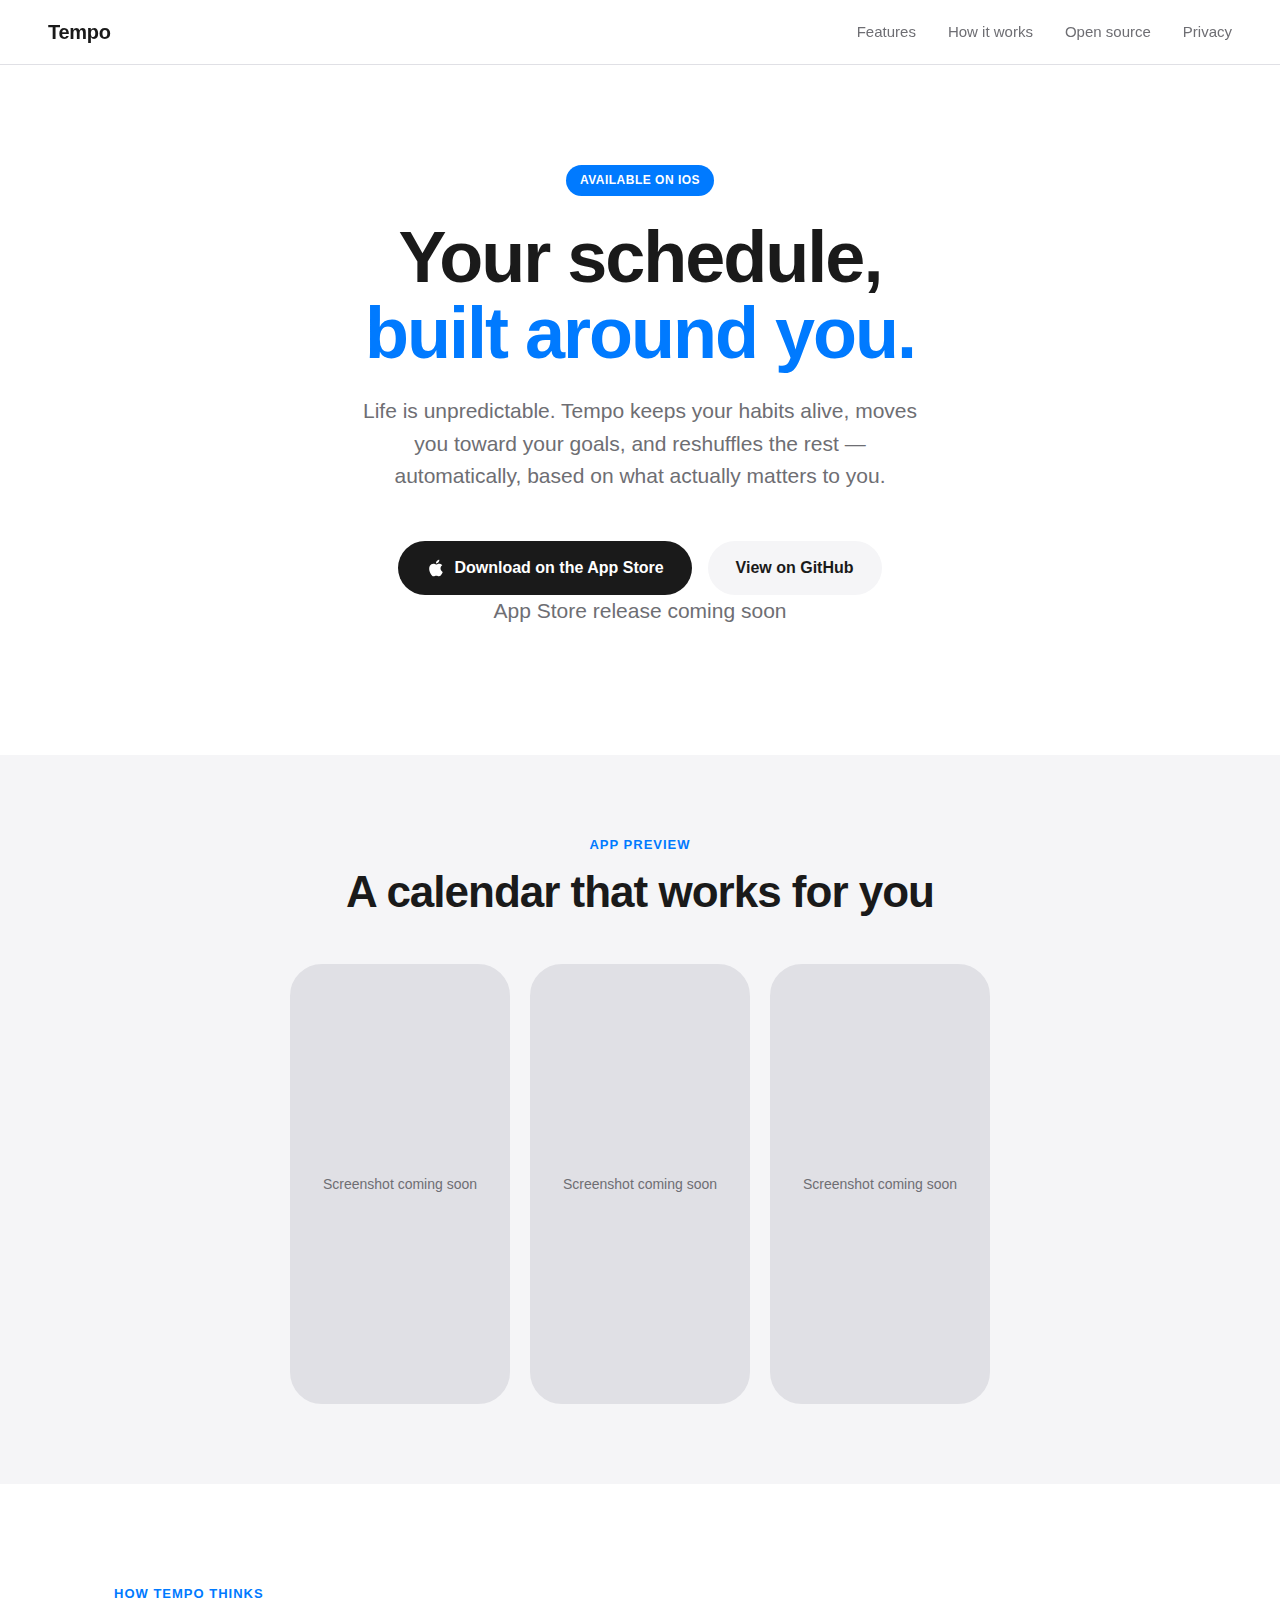
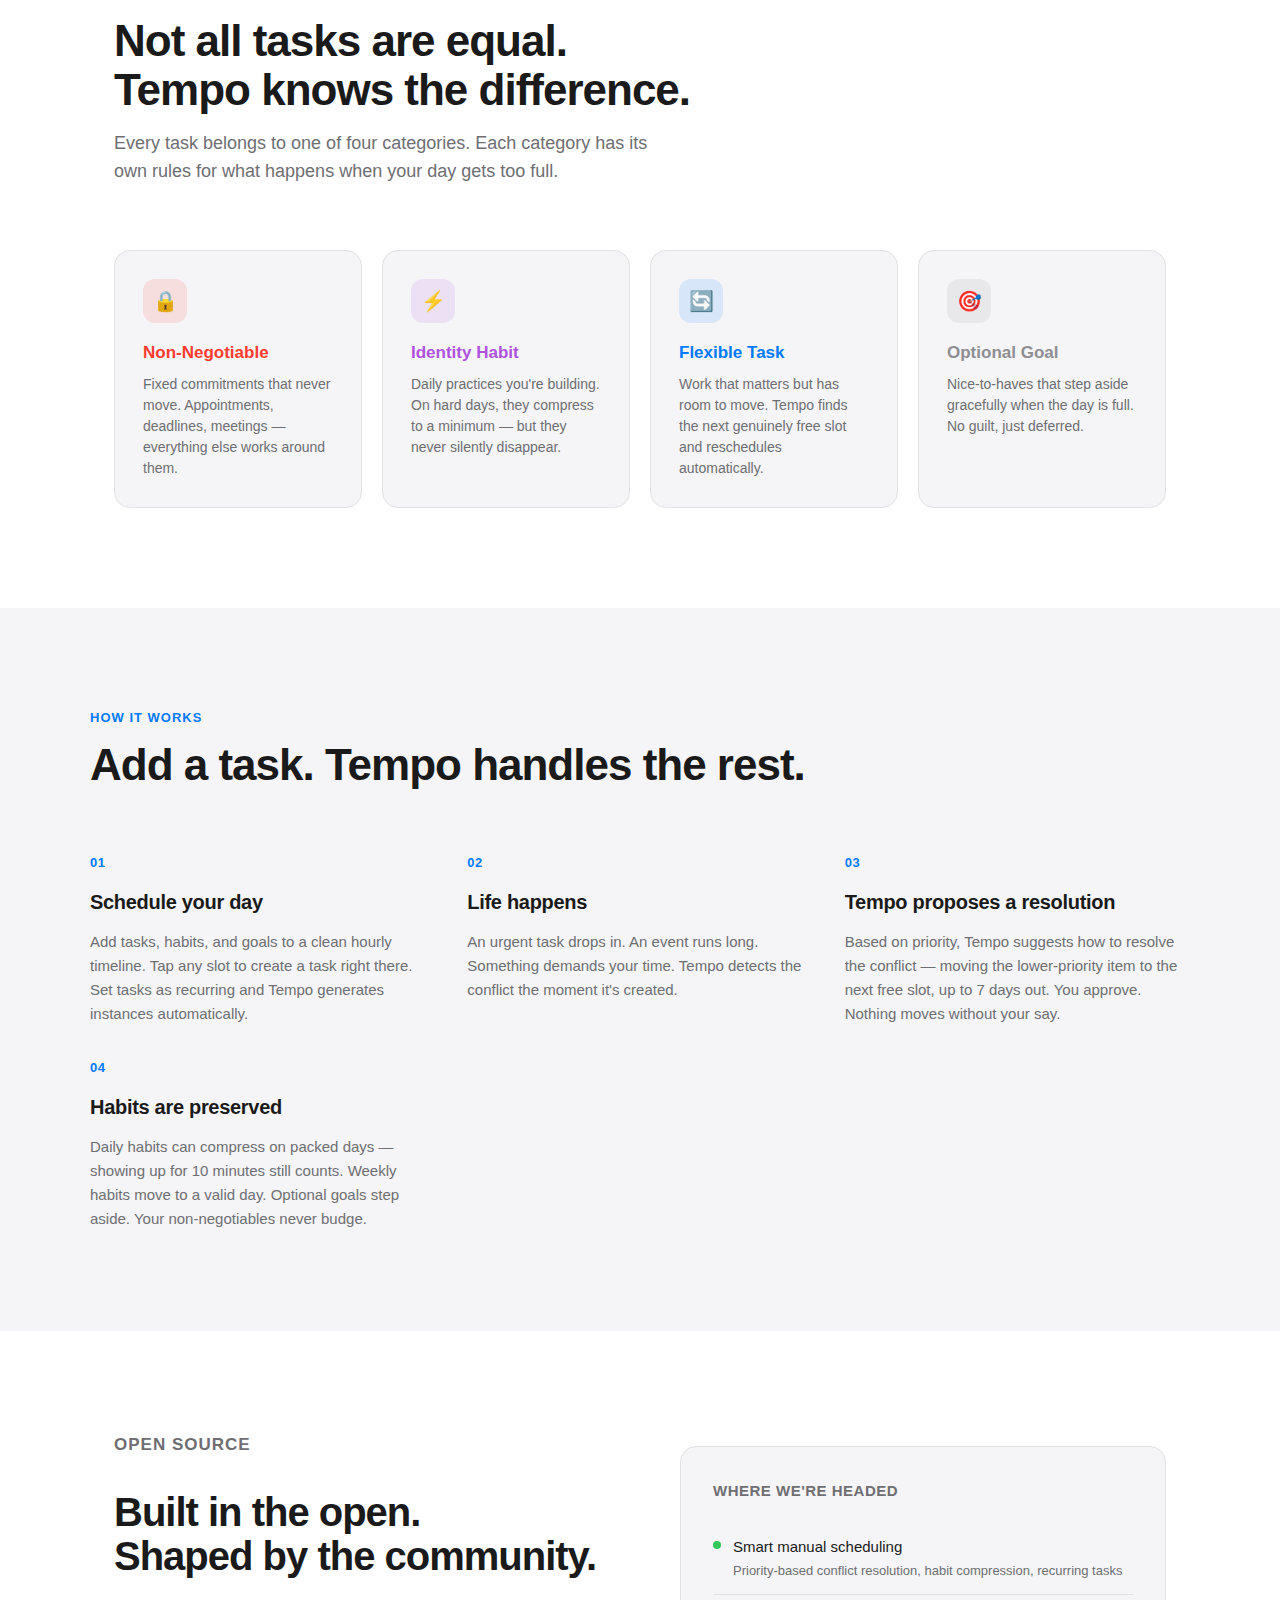
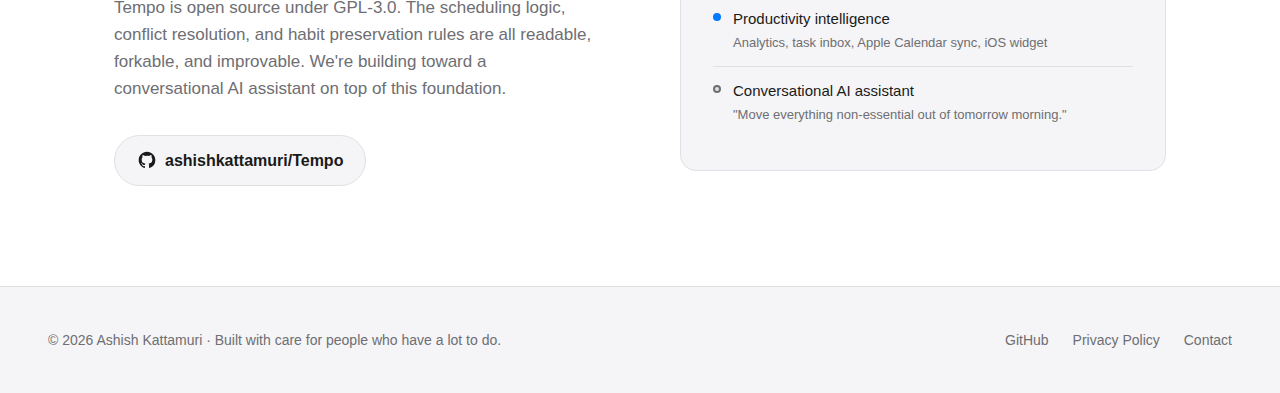
<file: docs/index.html>
<!DOCTYPE html>
<html lang="en">
<head>
  <meta charset="UTF-8" />
  <meta name="viewport" content="width=device-width, initial-scale=1.0" />
  <title>Tempo — Smart Schedule Assistant</title>
  <meta name="description" content="A calendar app that thinks like a personal assistant. Protect your habits, hit your goals, and absorb whatever the day throws at you." />
  <link rel="stylesheet" href="styles.css" />
</head>
<body>

  <!-- Nav -->
  <nav>
    <span class="nav-logo">Tempo</span>
    <ul class="nav-links">
      <li><a href="#features">Features</a></li>
      <li><a href="#how-it-works">How it works</a></li>
      <li><a href="#open-source">Open source</a></li>
      <li><a href="privacy.html">Privacy</a></li>
    </ul>
  </nav>

  <!-- Hero -->
  <section class="hero">
    <div class="hero-badge">Available on iOS</div>
    <h1>Your schedule,<br /><span>built around you.</span></h1>
    <p>
      Life is unpredictable. Tempo keeps your habits alive, moves you toward your goals,
      and reshuffles the rest — automatically, based on what actually matters to you.
    </p>
    <div class="hero-actions">
      <a href="#" class="btn-primary" aria-label="Download on the App Store">
        <!-- Apple icon -->
        <svg viewBox="0 0 24 24" xmlns="http://www.w3.org/2000/svg">
          <path d="M18.71 19.5c-.83 1.24-1.71 2.45-3.05 2.47-1.34.03-1.77-.79-3.29-.79-1.53 0-2 .77-3.27.82-1.31.05-2.3-1.32-3.14-2.53C4.25 17 2.94 12.45 4.7 9.39c.87-1.52 2.43-2.48 4.12-2.51 1.28-.02 2.5.87 3.29.87.78 0 2.26-1.07 3.8-.91.65.03 2.47.26 3.64 1.98-.09.06-2.17 1.28-2.15 3.81.03 3.02 2.65 4.03 2.68 4.04-.03.07-.42 1.44-1.38 2.83M13 3.5c.73-.83 1.94-1.46 2.94-1.5.13 1.17-.34 2.35-1.04 3.19-.69.85-1.83 1.51-2.95 1.42-.15-1.15.41-2.35 1.05-3.11z"/>
        </svg>
        Download on the App Store
      </a>
      <a href="https://github.com/ashishkattamuri/Tempo" class="btn-secondary" target="_blank" rel="noopener">
        View on GitHub
      </a>
    </div>
    <p class="btn-coming-soon">App Store release coming soon</p>
  </section>

  <!-- Screenshots placeholder -->
  <section class="screenshots" id="screenshots">
    <p class="section-label">App Preview</p>
    <h2 class="section-title">A calendar that works for you</h2>
    <div class="screenshot-placeholder">
      <div class="screenshot-frame">Screenshot coming soon</div>
      <div class="screenshot-frame">Screenshot coming soon</div>
      <div class="screenshot-frame">Screenshot coming soon</div>
    </div>
  </section>

  <!-- Features -->
  <section class="features" id="features">
    <p class="section-label">How Tempo thinks</p>
    <h2 class="section-title">Not all tasks are equal.<br />Tempo knows the difference.</h2>
    <p class="section-subtitle">
      Every task belongs to one of four categories. Each category has its own rules for
      what happens when your day gets too full.
    </p>

    <div class="categories-grid">
      <div class="category-card">
        <div class="category-icon" style="background: rgba(255,59,48,0.12);">🔒</div>
        <h3 style="color: #FF3B30;">Non-Negotiable</h3>
        <p>Fixed commitments that never move. Appointments, deadlines, meetings — everything else works around them.</p>
      </div>

      <div class="category-card">
        <div class="category-icon" style="background: rgba(175,82,222,0.12);">⚡</div>
        <h3 style="color: #AF52DE;">Identity Habit</h3>
        <p>Daily practices you're building. On hard days, they compress to a minimum — but they never silently disappear.</p>
      </div>

      <div class="category-card">
        <div class="category-icon" style="background: rgba(0,122,255,0.12);">🔄</div>
        <h3 style="color: #007AFF;">Flexible Task</h3>
        <p>Work that matters but has room to move. Tempo finds the next genuinely free slot and reschedules automatically.</p>
      </div>

      <div class="category-card">
        <div class="category-icon" style="background: rgba(142,142,147,0.12);">🎯</div>
        <h3 style="color: #8E8E93;">Optional Goal</h3>
        <p>Nice-to-haves that step aside gracefully when the day is full. No guilt, just deferred.</p>
      </div>
    </div>
  </section>

  <!-- How it works -->
  <section class="how-it-works" id="how-it-works">
    <div class="how-it-works-inner">
      <p class="section-label">How it works</p>
      <h2 class="section-title">Add a task. Tempo handles the rest.</h2>

      <div class="steps">
        <div class="step">
          <span class="step-number">01</span>
          <h3>Schedule your day</h3>
          <p>Add tasks, habits, and goals to a clean hourly timeline. Tap any slot to create a task right there. Set tasks as recurring and Tempo generates instances automatically.</p>
        </div>

        <div class="step">
          <span class="step-number">02</span>
          <h3>Life happens</h3>
          <p>An urgent task drops in. An event runs long. Something demands your time. Tempo detects the conflict the moment it's created.</p>
        </div>

        <div class="step">
          <span class="step-number">03</span>
          <h3>Tempo proposes a resolution</h3>
          <p>Based on priority, Tempo suggests how to resolve the conflict — moving the lower-priority item to the next free slot, up to 7 days out. You approve. Nothing moves without your say.</p>
        </div>

        <div class="step">
          <span class="step-number">04</span>
          <h3>Habits are preserved</h3>
          <p>Daily habits can compress on packed days — showing up for 10 minutes still counts. Weekly habits move to a valid day. Optional goals step aside. Your non-negotiables never budge.</p>
        </div>
      </div>
    </div>
  </section>

  <!-- Open source + roadmap -->
  <section class="open-source" id="open-source">
    <div class="open-source-text">
      <p class="section-label">Open source</p>
      <h2>Built in the open.<br />Shaped by the community.</h2>
      <p>
        Tempo is open source under GPL-3.0. The scheduling logic, conflict resolution,
        and habit preservation rules are all readable, forkable, and improvable.
        We're building toward a conversational AI assistant on top of this foundation.
      </p>
      <a href="https://github.com/ashishkattamuri/Tempo" class="github-link" target="_blank" rel="noopener">
        <svg viewBox="0 0 24 24" fill="currentColor" xmlns="http://www.w3.org/2000/svg">
          <path d="M12 2C6.477 2 2 6.484 2 12.017c0 4.425 2.865 8.18 6.839 9.504.5.092.682-.217.682-.483 0-.237-.008-.868-.013-1.703-2.782.605-3.369-1.343-3.369-1.343-.454-1.158-1.11-1.466-1.11-1.466-.908-.62.069-.608.069-.608 1.003.07 1.531 1.032 1.531 1.032.892 1.53 2.341 1.088 2.91.832.092-.647.35-1.088.636-1.338-2.22-.253-4.555-1.113-4.555-4.951 0-1.093.39-1.988 1.029-2.688-.103-.253-.446-1.272.098-2.65 0 0 .84-.27 2.75 1.026A9.564 9.564 0 0112 6.844c.85.004 1.705.115 2.504.337 1.909-1.296 2.747-1.027 2.747-1.027.546 1.379.202 2.398.1 2.651.64.7 1.028 1.595 1.028 2.688 0 3.848-2.339 4.695-4.566 4.943.359.309.678.92.678 1.855 0 1.338-.012 2.419-.012 2.747 0 .268.18.58.688.482A10.019 10.019 0 0022 12.017C22 6.484 17.522 2 12 2z"/>
        </svg>
        ashishkattamuri/Tempo
      </a>
    </div>

    <div class="roadmap-card">
      <h3>Where we're headed</h3>

      <div class="roadmap-item">
        <div class="roadmap-dot dot-done"></div>
        <div>
          <div class="roadmap-item-text">Smart manual scheduling</div>
          <div class="roadmap-item-sub">Priority-based conflict resolution, habit compression, recurring tasks</div>
        </div>
      </div>

      <div class="roadmap-item">
        <div class="roadmap-dot dot-next"></div>
        <div>
          <div class="roadmap-item-text">Productivity intelligence</div>
          <div class="roadmap-item-sub">Analytics, task inbox, Apple Calendar sync, iOS widget</div>
        </div>
      </div>

      <div class="roadmap-item">
        <div class="roadmap-dot dot-future"></div>
        <div>
          <div class="roadmap-item-text">Conversational AI assistant</div>
          <div class="roadmap-item-sub">"Move everything non-essential out of tomorrow morning."</div>
        </div>
      </div>
    </div>
  </section>

  <!-- Footer -->
  <footer>
    <div class="footer-left">
      © 2026 Ashish Kattamuri · Built with care for people who have a lot to do.
    </div>
    <ul class="footer-links">
      <li><a href="https://github.com/ashishkattamuri/Tempo" target="_blank" rel="noopener">GitHub</a></li>
      <li><a href="privacy.html">Privacy Policy</a></li>
      <li><a href="mailto:ashishkattamuri@gmail.com">Contact</a></li>
    </ul>
  </footer>

</body>
</html>
</file>
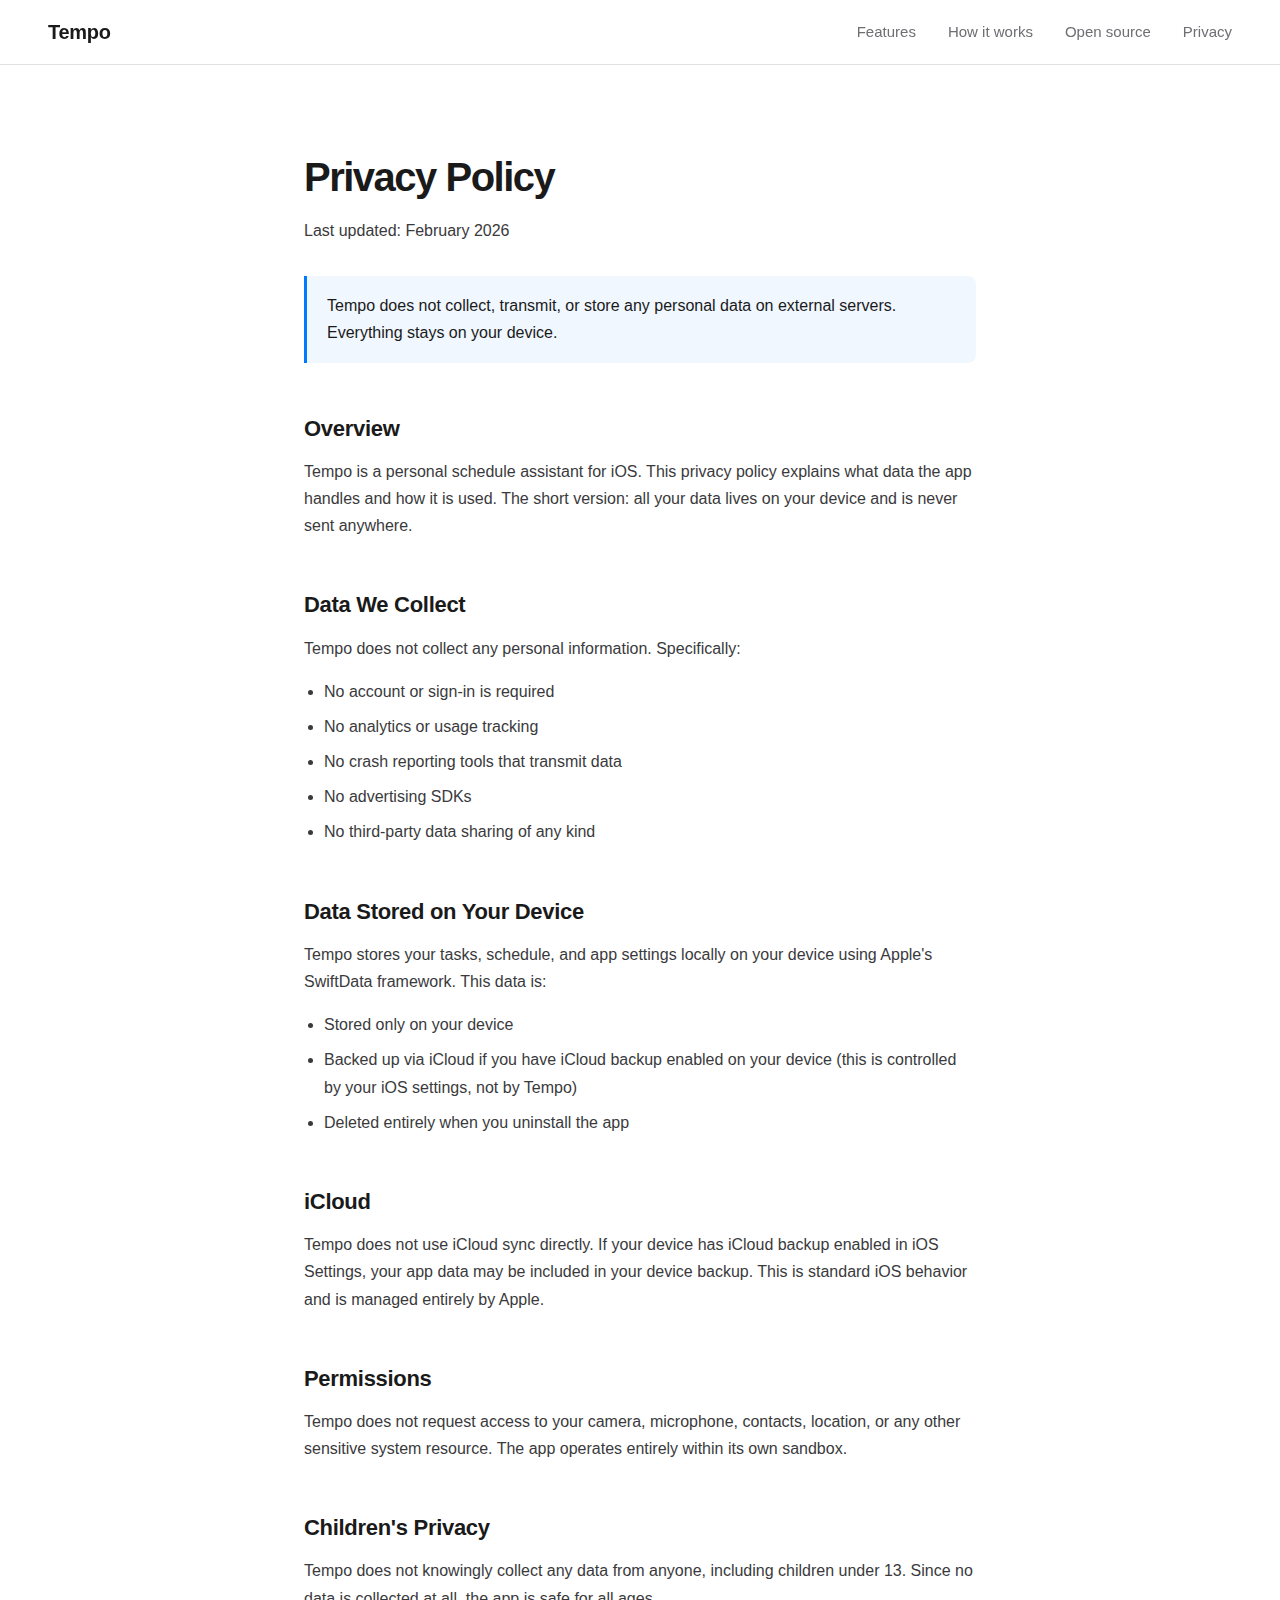
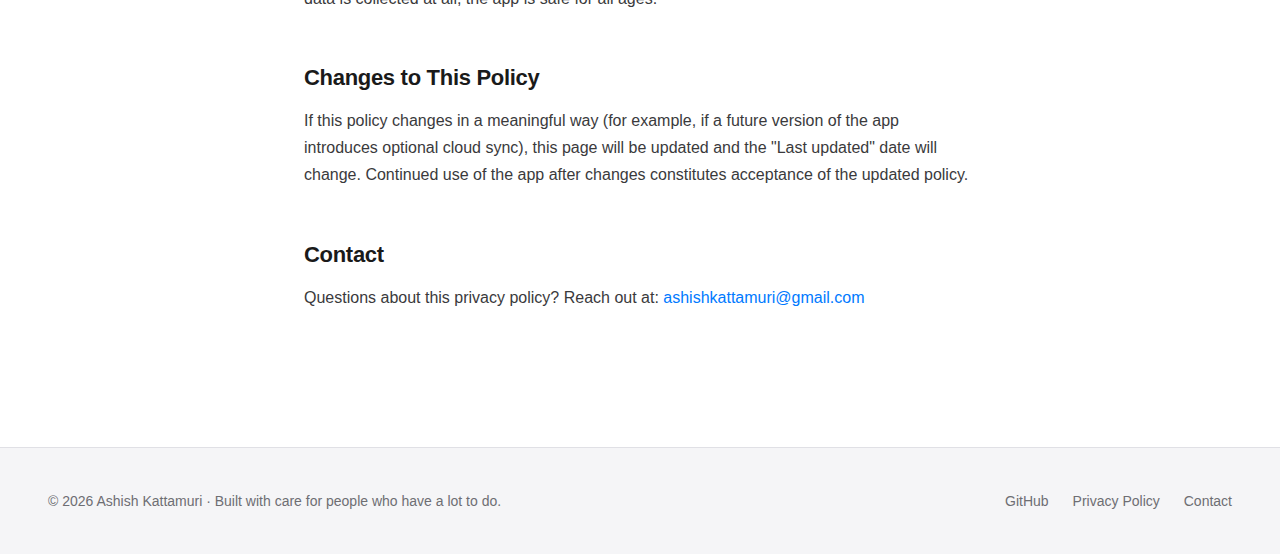
<file: docs/privacy.html>
<!DOCTYPE html>
<html lang="en">
<head>
  <meta charset="UTF-8" />
  <meta name="viewport" content="width=device-width, initial-scale=1.0" />
  <title>Privacy Policy — Tempo</title>
  <meta name="description" content="Tempo Privacy Policy — your data stays on your device." />
  <link rel="stylesheet" href="styles.css" />
  <style>
    .privacy-container {
      max-width: 720px;
      margin: 0 auto;
      padding: 80px 24px 120px;
    }

    .privacy-container h1 {
      font-size: 40px;
      font-weight: 800;
      letter-spacing: -1.5px;
      margin-bottom: 8px;
    }

    .privacy-meta {
      font-size: 14px;
      color: var(--text-secondary);
      margin-bottom: 56px;
    }

    .privacy-container h2 {
      font-size: 22px;
      font-weight: 700;
      letter-spacing: -0.3px;
      margin-top: 48px;
      margin-bottom: 12px;
    }

    .privacy-container p {
      font-size: 16px;
      color: #3a3a3c;
      line-height: 1.7;
      margin-bottom: 16px;
    }

    .privacy-container ul {
      margin: 0 0 16px 20px;
    }

    .privacy-container ul li {
      font-size: 16px;
      color: #3a3a3c;
      line-height: 1.7;
      margin-bottom: 8px;
    }

    .highlight-box {
      background: rgba(0,122,255,0.06);
      border-left: 3px solid var(--accent);
      border-radius: 0 8px 8px 0;
      padding: 16px 20px;
      margin: 32px 0;
    }

    .highlight-box p {
      margin: 0;
      font-size: 16px;
      font-weight: 500;
      color: var(--text);
    }
  </style>
</head>
<body>

  <!-- Nav -->
  <nav>
    <a href="index.html" class="nav-logo">Tempo</a>
    <ul class="nav-links">
      <li><a href="index.html#features">Features</a></li>
      <li><a href="index.html#how-it-works">How it works</a></li>
      <li><a href="index.html#open-source">Open source</a></li>
      <li><a href="privacy.html">Privacy</a></li>
    </ul>
  </nav>

  <div class="privacy-container">
    <h1>Privacy Policy</h1>
    <p class="privacy-meta">Last updated: February 2026</p>

    <div class="highlight-box">
      <p>Tempo does not collect, transmit, or store any personal data on external servers. Everything stays on your device.</p>
    </div>

    <h2>Overview</h2>
    <p>
      Tempo is a personal schedule assistant for iOS. This privacy policy explains what data the app
      handles and how it is used. The short version: all your data lives on your device and is never
      sent anywhere.
    </p>

    <h2>Data We Collect</h2>
    <p>Tempo does not collect any personal information. Specifically:</p>
    <ul>
      <li>No account or sign-in is required</li>
      <li>No analytics or usage tracking</li>
      <li>No crash reporting tools that transmit data</li>
      <li>No advertising SDKs</li>
      <li>No third-party data sharing of any kind</li>
    </ul>

    <h2>Data Stored on Your Device</h2>
    <p>
      Tempo stores your tasks, schedule, and app settings locally on your device using Apple's
      SwiftData framework. This data is:
    </p>
    <ul>
      <li>Stored only on your device</li>
      <li>Backed up via iCloud if you have iCloud backup enabled on your device (this is controlled by your iOS settings, not by Tempo)</li>
      <li>Deleted entirely when you uninstall the app</li>
    </ul>

    <h2>iCloud</h2>
    <p>
      Tempo does not use iCloud sync directly. If your device has iCloud backup enabled in iOS Settings,
      your app data may be included in your device backup. This is standard iOS behavior and is managed
      entirely by Apple.
    </p>

    <h2>Permissions</h2>
    <p>Tempo does not request access to your camera, microphone, contacts, location, or any other
    sensitive system resource. The app operates entirely within its own sandbox.</p>

    <h2>Children's Privacy</h2>
    <p>
      Tempo does not knowingly collect any data from anyone, including children under 13. Since no data
      is collected at all, the app is safe for all ages.
    </p>

    <h2>Changes to This Policy</h2>
    <p>
      If this policy changes in a meaningful way (for example, if a future version of the app introduces
      optional cloud sync), this page will be updated and the "Last updated" date will change. Continued
      use of the app after changes constitutes acceptance of the updated policy.
    </p>

    <h2>Contact</h2>
    <p>
      Questions about this privacy policy? Reach out at:
      <a href="mailto:ashishkattamuri@gmail.com">ashishkattamuri@gmail.com</a>
    </p>
  </div>

  <!-- Footer -->
  <footer>
    <div class="footer-left">
      © 2026 Ashish Kattamuri · Built with care for people who have a lot to do.
    </div>
    <ul class="footer-links">
      <li><a href="https://github.com/ashishkattamuri/Tempo" target="_blank" rel="noopener">GitHub</a></li>
      <li><a href="privacy.html">Privacy Policy</a></li>
      <li><a href="mailto:ashishkattamuri@gmail.com">Contact</a></li>
    </ul>
  </footer>

</body>
</html>
</file>
<file: docs/styles.css>
* {
  margin: 0;
  padding: 0;
  box-sizing: border-box;
}

:root {
  --accent: #007AFF;
  --accent-dark: #0062CC;
  --text: #1a1a1a;
  --text-secondary: #6e6e73;
  --bg: #ffffff;
  --bg-secondary: #f5f5f7;
  --border: #e0e0e5;
  --category-red: #FF3B30;
  --category-purple: #AF52DE;
  --category-blue: #007AFF;
  --category-gray: #8E8E93;
  --radius: 16px;
}

html {
  scroll-behavior: smooth;
}

body {
  font-family: -apple-system, BlinkMacSystemFont, "SF Pro Display", "SF Pro Text", "Helvetica Neue", Arial, sans-serif;
  color: var(--text);
  background: var(--bg);
  line-height: 1.6;
  -webkit-font-smoothing: antialiased;
}

a {
  color: var(--accent);
  text-decoration: none;
}

a:hover {
  text-decoration: underline;
}

/* ── Nav ── */
nav {
  position: sticky;
  top: 0;
  z-index: 100;
  display: flex;
  align-items: center;
  justify-content: space-between;
  padding: 16px 48px;
  background: rgba(255, 255, 255, 0.85);
  backdrop-filter: blur(20px);
  -webkit-backdrop-filter: blur(20px);
  border-bottom: 1px solid var(--border);
}

.nav-logo {
  font-size: 20px;
  font-weight: 700;
  color: var(--text);
  letter-spacing: -0.3px;
}

.nav-links {
  display: flex;
  gap: 32px;
  list-style: none;
}

.nav-links a {
  font-size: 15px;
  color: var(--text-secondary);
  font-weight: 500;
}

.nav-links a:hover {
  color: var(--text);
  text-decoration: none;
}

/* ── Hero ── */
.hero {
  text-align: center;
  padding: 100px 24px 80px;
  max-width: 780px;
  margin: 0 auto;
}

.hero-badge {
  display: inline-block;
  background: var(--accent);
  color: white;
  font-size: 12px;
  font-weight: 600;
  letter-spacing: 0.5px;
  text-transform: uppercase;
  padding: 6px 14px;
  border-radius: 100px;
  margin-bottom: 24px;
}

.hero h1 {
  font-size: clamp(40px, 7vw, 72px);
  font-weight: 800;
  letter-spacing: -2px;
  line-height: 1.05;
  margin-bottom: 24px;
  color: var(--text);
}

.hero h1 span {
  color: var(--accent);
}

.hero p {
  font-size: clamp(17px, 2.5vw, 21px);
  color: var(--text-secondary);
  max-width: 580px;
  margin: 0 auto 48px;
  line-height: 1.55;
}

.hero-actions {
  display: flex;
  align-items: center;
  justify-content: center;
  gap: 16px;
  flex-wrap: wrap;
}

.btn-primary {
  display: inline-flex;
  align-items: center;
  gap: 8px;
  background: var(--text);
  color: white;
  font-size: 16px;
  font-weight: 600;
  padding: 14px 28px;
  border-radius: 100px;
  transition: transform 0.15s ease, background 0.15s ease;
}

.btn-primary:hover {
  background: #333;
  text-decoration: none;
  transform: translateY(-1px);
}

.btn-primary svg {
  width: 20px;
  height: 20px;
  fill: white;
}

.btn-secondary {
  display: inline-flex;
  align-items: center;
  gap: 8px;
  background: var(--bg-secondary);
  color: var(--text);
  font-size: 16px;
  font-weight: 600;
  padding: 14px 28px;
  border-radius: 100px;
  transition: transform 0.15s ease, background 0.15s ease;
}

.btn-secondary:hover {
  background: #e8e8ed;
  text-decoration: none;
  transform: translateY(-1px);
}

.btn-coming-soon {
  font-size: 13px;
  color: var(--text-secondary);
  margin-top: 12px;
}

/* ── Screenshots ── */
.screenshots {
  background: var(--bg-secondary);
  padding: 80px 24px;
  text-align: center;
  overflow: hidden;
}

.screenshot-placeholder {
  display: flex;
  gap: 20px;
  justify-content: center;
  flex-wrap: wrap;
  margin-top: 48px;
}

.screenshot-frame {
  width: 220px;
  height: 440px;
  background: var(--border);
  border-radius: 32px;
  border: 2px solid var(--border);
  display: flex;
  align-items: center;
  justify-content: center;
  color: var(--text-secondary);
  font-size: 14px;
}

/* ── Features ── */
.features {
  padding: 100px 24px;
  max-width: 1100px;
  margin: 0 auto;
}

.section-label {
  font-size: 13px;
  font-weight: 600;
  letter-spacing: 1px;
  text-transform: uppercase;
  color: var(--accent);
  margin-bottom: 12px;
}

.section-title {
  font-size: clamp(28px, 4vw, 44px);
  font-weight: 800;
  letter-spacing: -1px;
  margin-bottom: 16px;
  line-height: 1.1;
}

.section-subtitle {
  font-size: 18px;
  color: var(--text-secondary);
  max-width: 540px;
  line-height: 1.55;
  margin-bottom: 64px;
}

.categories-grid {
  display: grid;
  grid-template-columns: repeat(auto-fit, minmax(240px, 1fr));
  gap: 20px;
}

.category-card {
  background: var(--bg-secondary);
  border-radius: var(--radius);
  padding: 28px;
  border: 1px solid var(--border);
}

.category-icon {
  width: 44px;
  height: 44px;
  border-radius: 12px;
  display: flex;
  align-items: center;
  justify-content: center;
  margin-bottom: 16px;
  font-size: 20px;
}

.category-card h3 {
  font-size: 17px;
  font-weight: 700;
  margin-bottom: 8px;
}

.category-card p {
  font-size: 14px;
  color: var(--text-secondary);
  line-height: 1.5;
}

/* ── How it works ── */
.how-it-works {
  background: var(--bg-secondary);
  padding: 100px 24px;
}

.how-it-works-inner {
  max-width: 1100px;
  margin: 0 auto;
}

.steps {
  display: grid;
  grid-template-columns: repeat(auto-fit, minmax(280px, 1fr));
  gap: 32px;
  margin-top: 64px;
}

.step {
  display: flex;
  flex-direction: column;
  gap: 12px;
}

.step-number {
  font-size: 13px;
  font-weight: 700;
  color: var(--accent);
  letter-spacing: 0.5px;
}

.step h3 {
  font-size: 20px;
  font-weight: 700;
  letter-spacing: -0.3px;
}

.step p {
  font-size: 15px;
  color: var(--text-secondary);
  line-height: 1.6;
}

/* ── Open source ── */
.open-source {
  padding: 100px 24px;
  max-width: 1100px;
  margin: 0 auto;
  display: grid;
  grid-template-columns: 1fr 1fr;
  gap: 80px;
  align-items: center;
}

.open-source-text h2 {
  font-size: clamp(28px, 4vw, 40px);
  font-weight: 800;
  letter-spacing: -1px;
  margin-bottom: 16px;
  line-height: 1.1;
}

.open-source-text p {
  font-size: 17px;
  color: var(--text-secondary);
  line-height: 1.6;
  margin-bottom: 32px;
}

.github-link {
  display: inline-flex;
  align-items: center;
  gap: 8px;
  font-size: 16px;
  font-weight: 600;
  color: var(--text);
  background: var(--bg-secondary);
  border: 1px solid var(--border);
  padding: 12px 22px;
  border-radius: 100px;
  transition: transform 0.15s ease;
}

.github-link:hover {
  text-decoration: none;
  transform: translateY(-1px);
}

.github-link svg {
  width: 20px;
  height: 20px;
}

.roadmap-card {
  background: var(--bg-secondary);
  border-radius: var(--radius);
  padding: 32px;
  border: 1px solid var(--border);
}

.roadmap-card h3 {
  font-size: 15px;
  font-weight: 700;
  color: var(--text-secondary);
  text-transform: uppercase;
  letter-spacing: 0.5px;
  margin-bottom: 20px;
}

.roadmap-item {
  display: flex;
  align-items: flex-start;
  gap: 12px;
  padding: 12px 0;
  border-bottom: 1px solid var(--border);
}

.roadmap-item:last-child {
  border-bottom: none;
}

.roadmap-dot {
  width: 8px;
  height: 8px;
  border-radius: 50%;
  margin-top: 6px;
  flex-shrink: 0;
}

.dot-done { background: #34C759; }
.dot-next { background: var(--accent); }
.dot-future { background: var(--border); border: 2px solid var(--text-secondary); }

.roadmap-item-text {
  font-size: 15px;
  font-weight: 500;
}

.roadmap-item-sub {
  font-size: 13px;
  color: var(--text-secondary);
  margin-top: 2px;
}

/* ── Footer ── */
footer {
  background: var(--bg-secondary);
  border-top: 1px solid var(--border);
  padding: 40px 48px;
  display: flex;
  align-items: center;
  justify-content: space-between;
  flex-wrap: wrap;
  gap: 16px;
}

.footer-left {
  font-size: 14px;
  color: var(--text-secondary);
}

.footer-links {
  display: flex;
  gap: 24px;
  list-style: none;
}

.footer-links a {
  font-size: 14px;
  color: var(--text-secondary);
}

.footer-links a:hover {
  color: var(--text);
  text-decoration: none;
}

/* ── Responsive ── */
@media (max-width: 768px) {
  nav {
    padding: 16px 24px;
  }

  .nav-links {
    display: none;
  }

  .open-source {
    grid-template-columns: 1fr;
    gap: 48px;
  }

  footer {
    padding: 32px 24px;
    flex-direction: column;
    align-items: flex-start;
  }
}
</file>
